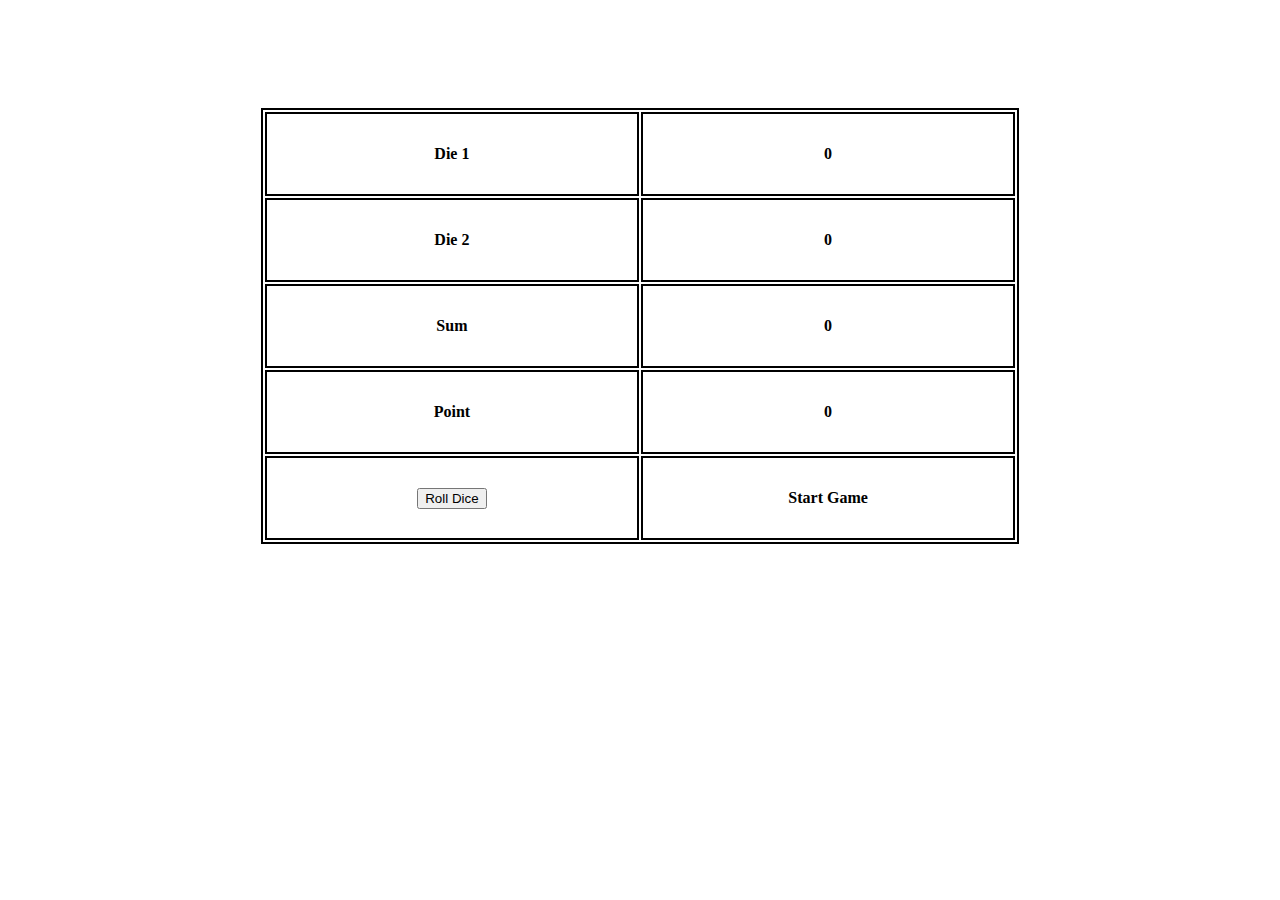
<file: Craps/index.html>
<!DOCTYPE html>
<html>
  <head>
    <meta charset="utf-8">
    <title>Craps Game</title>
  </head>
    <link rel="stylesheet" type="text/css" href="styles.css">
  <body>

    <form name="craps" class="board">
      <table>
        <tr>
          <td>
            Die 1
          </td>
          <td>
            <p id = "firstDie">0</p>
          </td>
        </tr>
        <tr>
          <td>
            Die 2
          </td>
          <td>
            <p id = "secondDie">0</p>
          </td>
        </tr>
        <tr>
          <td>
            Sum
          </td>
          <td>
            <p id = "sum">0</p>
          </td>
        </tr>
        <tr>
          <td>
            Point
          </td>
          <td>
            <p id = "point">0</p>
          </td>
        </tr>
        <tr>
          <td>
            <input type="button"  id ="roll" value="Roll Dice" onclick="play()"/>
          </td>
          <td>
            <p id = "notification">Start Game</p>
          </td>
        </tr>
      </table>
    </form>

        <script src='script.js'></script>
  </body>
</html>
</file>
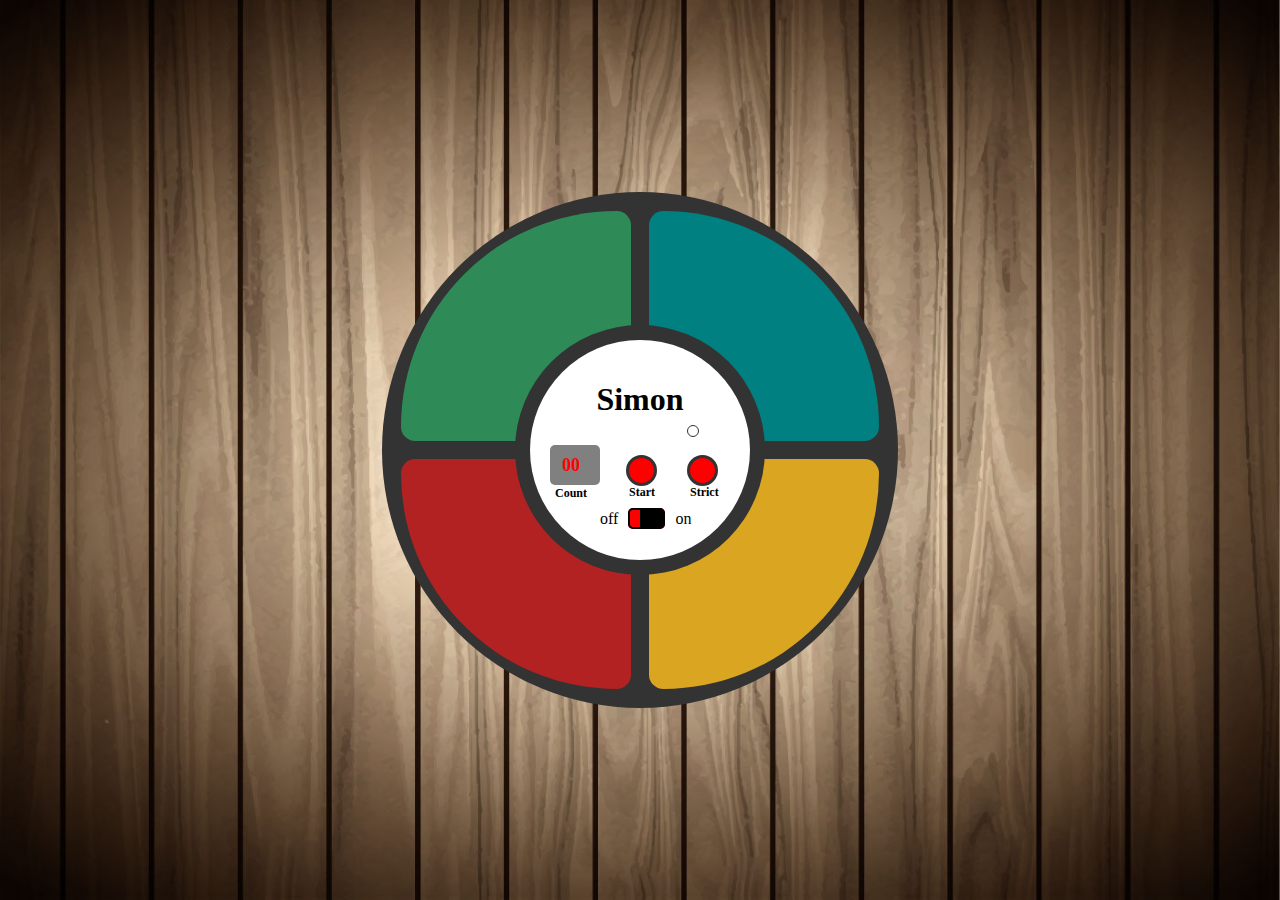
<file: Simon-Game/index.html>
<!DOCTYPE html>
<html>
  <head>
    <meta charset="utf-8">
    <title>Simon Says</title>
  </head>

  <script src="https://ajax.googleapis.com/ajax/libs/jquery/3.2.0/jquery.min.js"></script>
  <link rel="stylesheet" type="text/css" href="style.css">
  <script src="script.js"></script>
  <body>
    <div id = 'board'>
  <div id = switches>
  </div>

    <div id = 'green' class='button' data-value="1">
  </div>
    <div id = 'blue' class='button' data-value="2">
  </div>
      <div id = 'yellow' class='button' data-value="3">
  </div>
    <div id = 'red' class='button' data-value="0">
  </div>

      <div id = switchesBackground>
  </div>
    <div id = switches>
      <div id="boardHeader">
        <h1>Simon</h1>
      </div>
      <div id="boardDisplayBtns">
          <div id='counterDisplay'class="btns">
            <a id ='display'>00</a>
            <p class='countTxt'>Count</p>
        </div>
          <div class="btns">

            <a id ='startBtn' class='modeBtn'></a>
            <br>
            <p class='btnsTxt'>Start</p>

        </div>
          <div class="btns">
            <a id ='strictLight' ></a>
            <a id  = 'strictBtn' class='modeBtn'></a>
            <br>
            <p class='btnsTxt'>Strict</p>

         </div>
      </div>
      <div id="onOff">
         <a id ='off'>off</a>
        <a class='toggler'></a>
         <a id ='on'>on</a>
      </div>
    </div>
</div>
  </body>
</html>
</file>
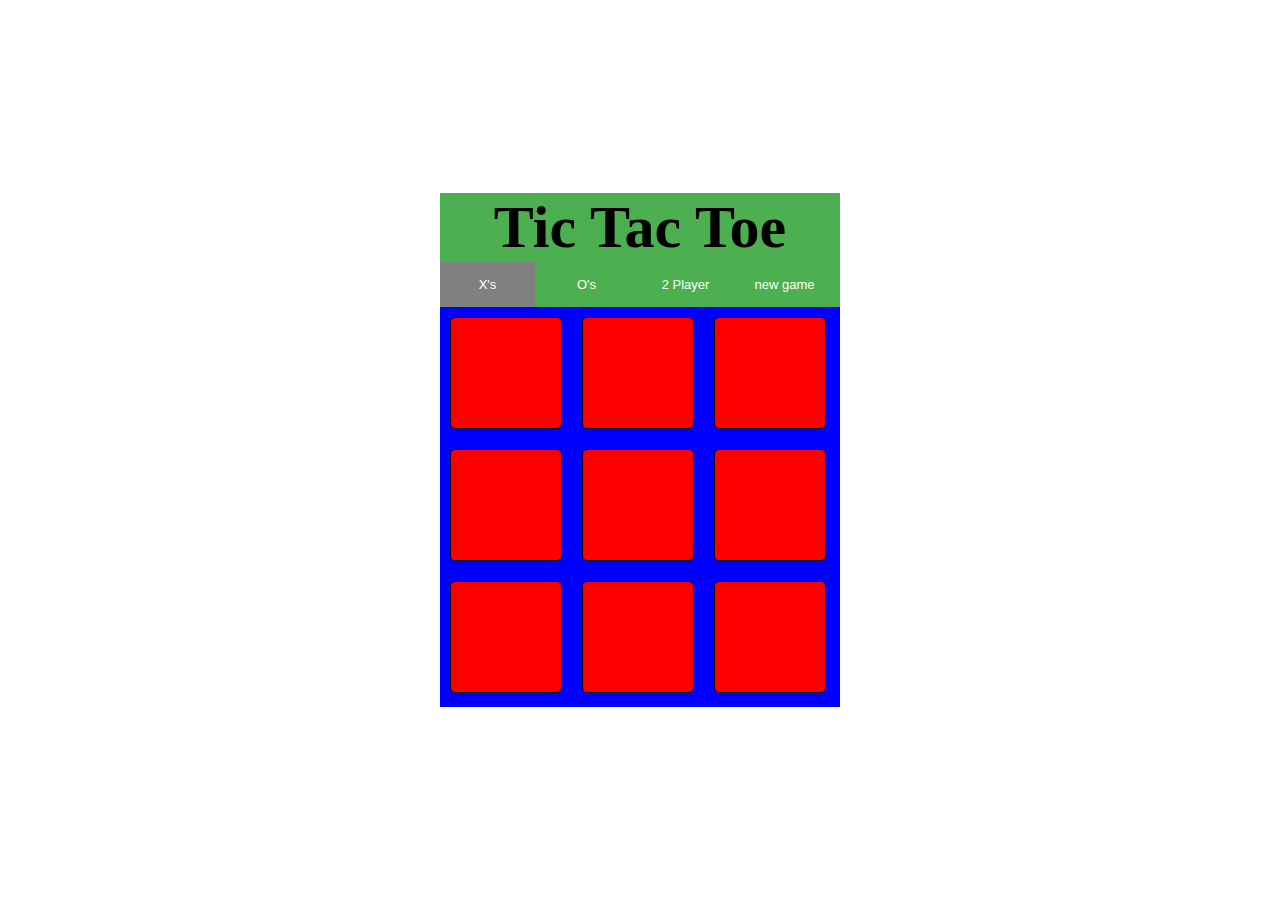
<file: Tic-Tac-Toe/index.html>
<!DOCTYPE html>
<html>
  <head>
    <meta charset="utf-8">
    <title>Tic Tac Toe</title>

    <script src="https://ajax.googleapis.com/ajax/libs/jquery/3.2.0/jquery.min.js"></script>
    <link rel="stylesheet" type="text/css" href="style.css">
    <script src="script.js"></script>
  </head>
  <body>

    <div id="container">
      <h1 id ="header"> Tic Tac Toe </h1>
      <div id ="btns">
      <button id ="X" class= "choice">X's</button>
      <button id ="O">O's</button>
        <button id ="onePlayer">2 Player</button>
      <button id ="newGame">new game</button>
      </div>
        <div id="board">
          <a id = "1"></a>
          <a id = "2"></a>
          <a id = "3"></a>

          <a id = "4"></a>
          <a id = "5"></a>
          <a id = "6"></a>

          <a id = "7"></a>
          <a id = "8"></a>
          <a id = "9"></a>
      </div>

    </div>

  </body>
</html>
</file>
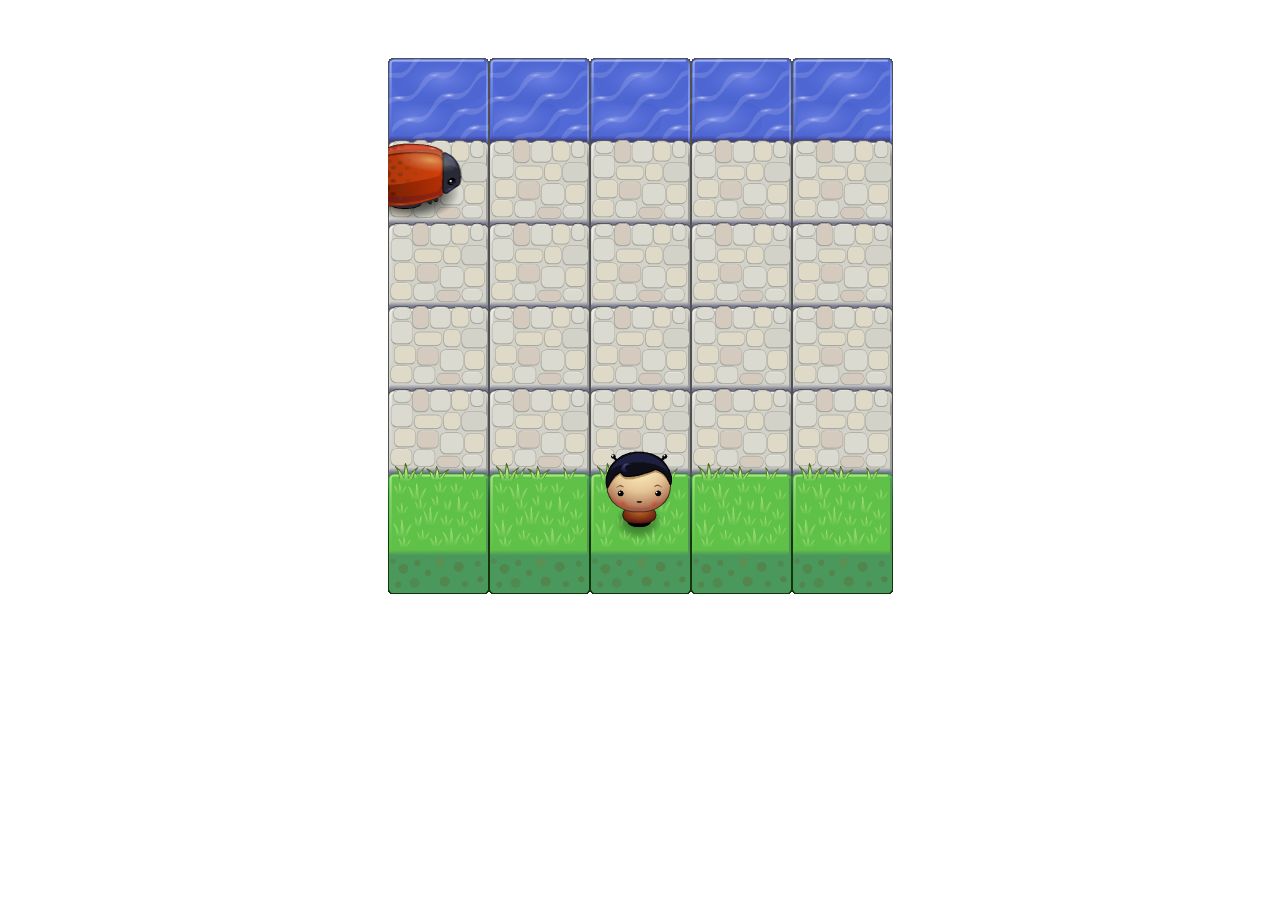
<file: frontend-nanodegree-udacity/frontend-nanodegree-arcade-game-master/index.html>
<!DOCTYPE html>
<html>
<head>
    <meta charset="UTF-8">
    <title>Effective JavaScript: Frogger</title>
    <link rel="stylesheet" href="css/style.css">
</head>
<body>
    <script src="js/resources.js"></script>
    <script src="js/app.js"></script>
    <script src="js/engine.js"></script>
</body>
</html>
</file>
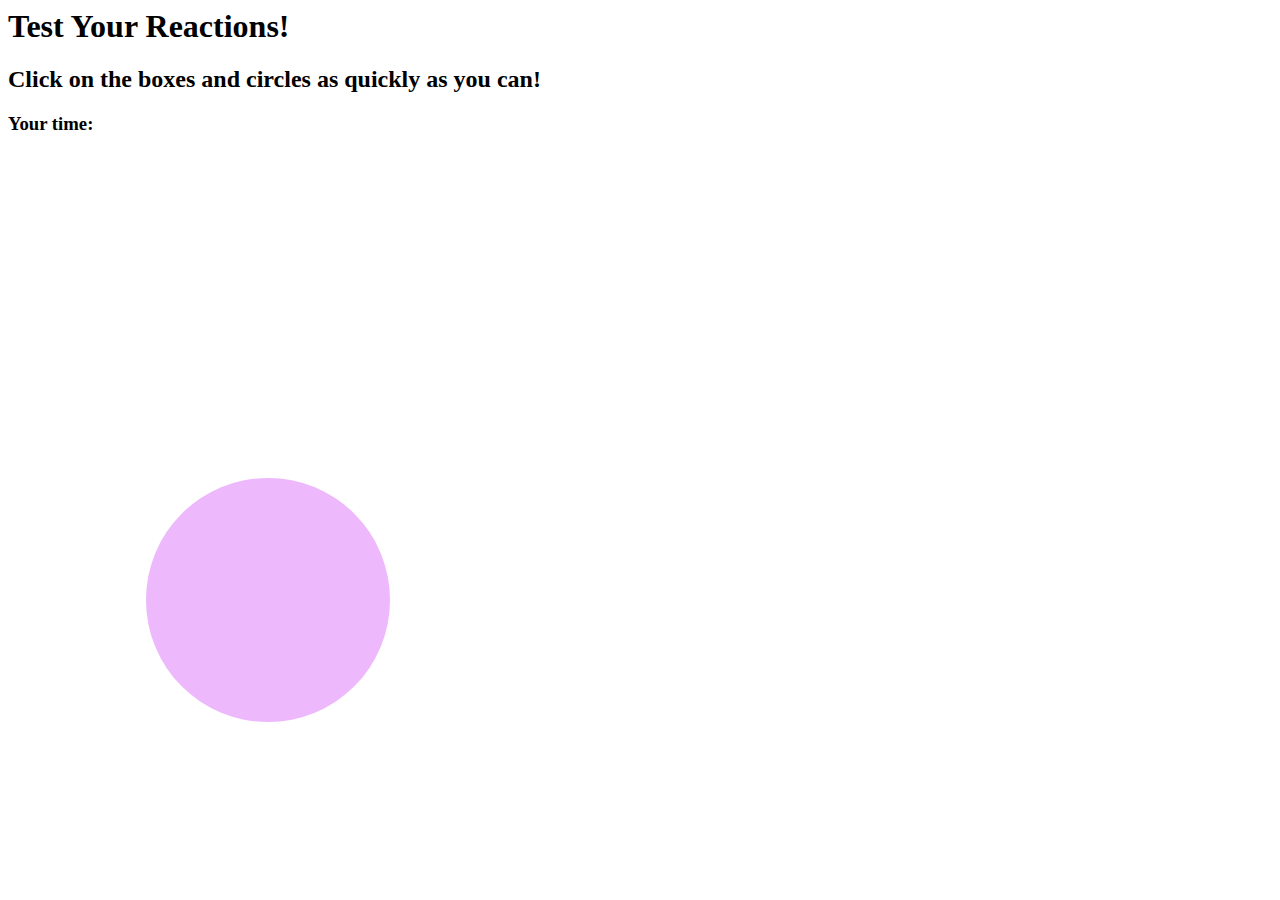
<file: ReactionTimeGame/reaction.html>
<html>
	<head>
    	<title>Reaction Time Game</title>
      <style>
        #shape{
          width: 100px;
          height: 100px;
          background-color: green;
          border-radius: 50%;
          position: relative;
        }
      </style>
    </head>
    <body>
      <h1>Test Your Reactions!</h1>

      <h2>Click on the boxes and circles as quickly as you can!</h2>

           <h3>Your time: <span id="timeTaken"></span></h3>
      <div id = 'shape'>

      </div>

        <script type='text/javascript'>
        var startTime  =  new Date().getTime();
        function getGetRandomColor(){
          var letters = '0123456789ABCDEF'.split('');

          var color = '#';

          for (var i = 0; i < 6; i++ ) {

              color += letters[Math.floor(Math.random() * 16)];

          }
          return color;
        }
        function makeShape(){
          var width = (Math.random()* 200)+100;
          var height= Math.random() * 400;
          var left = Math.random() * 800;

          if (Math.random() > 0.5) {

              document.getElementById("shape").style.borderRadius = "50%";

          } else {

              document.getElementById("shape").style.borderRadius = "0";

          }
          document.getElementById("shape").style.backgroundColor = getGetRandomColor();

          document.getElementById("shape").style.width = width + "px";

          document.getElementById("shape").style.height = width + "px";

          document.getElementById("shape").style.top = height + "px";

          document.getElementById("shape").style.left = left + "px";

          document.getElementById("shape").style.display = "block";

          startTime = new Date().getTime();
        }
        function appearAfterDelay() {

            setTimeout(makeShape, Math.random() * 1000);

        }
          appearAfterDelay();

            document.getElementById('shape').onclick = function(){
              this.style.display = 'none';
              var endTime = new Date().getTime();
              var timeTaken = (endTime - startTime) / 1000;
              document.getElementById("timeTaken").innerHTML = timeTaken + "s";
              appearAfterDelay();
            }
        </script>
    </body>
</html>
</file>
<file: Craps/styles.css>
table{

  width:60% ;
  margin-left:20%;
  margin-right:20%;
  text-align: center;
  table-layout:fixed;
  border: 2px solid;

}

td{
  font-weight:bold;
  padding: 15px;
      border: 2px solid;
}

.board{
  padding-top: 100px;
}
</file>
<file: Simon-Game/style.css>
body{
   background-size: 100%;
  background-image:url('woodBackground.jpg');
  background-color: #cccccc;
}

#board{
  background-color:#333333;
  width: 500px;
  height:500px;
  border-radius:50%;
  position: absolute;
  top: 50%;
  left: 50%;
  transform: translateX(-50%) translateY(-50%);
  padding:.5em;


}

#switchesBackground{
    background-color:#333333;
    width: 250px;
    height:250px;
    position: absolute;
    top: 50%;
    left: 50%;
    transform: translateX(-50%) translateY(-50%);
  border-radius:50%;

}

#switches{
    background-color:white;
    width: 220px;
    height:220px;
    position: absolute;
    top: 50%;
    left: 50%;
    transform: translateX(-50%) translateY(-50%);
  border-radius:50%;

}
#green{

    background-color:seagreen;
    width: 230px;
    height:230px;
    position: absolute;
    top: 26%;
    left: 26%;
    transform: translateX(-50%) translateY(-50%);
     -moz-border-radius: 150px 0 0 0;
    border-radius: 300px 20px 20px 20px;


}
#red{
    background-color:firebrick;
    width: 230px;
    height:230px;
    position: absolute;
    top: 74%;
    left: 26%;
    transform: translateX(-50%) translateY(-50%);
     -moz-border-radius: 150px 0 0 0;
    border-radius: 20px 20px 20px 300px;
}

#yellow{
    background-color:goldenrod;
    width: 230px;
    height:230px;
    position: absolute;
    top: 74%;
    left: 74%;
    transform: translateX(-50%) translateY(-50%);
     -moz-border-radius: 150px 0 0 0;
    border-radius: 20px 20px 300px 20px;
}

#blue{
    background-color:teal;
    width: 230px;
    height:230px;
    position: absolute;
    top: 26%;
    left: 74%;
    transform: translateX(-50%) translateY(-50%);
     -moz-border-radius: 150px 0 0 0;
    border-radius: 20px 300px 20px 20px;
}

#boardHeader{
  padding-top:20px;
  text-align:center;
}
#boardDisplayBtns {
  margin-left:10px;
  width: 200px;
  height: 70px;

}
.btns{
   width: 30px;
   height: 15px;
   color: black;
   padding:10px 20px 15px 0px;
   float: left;
   border-radius: 5px;
   margin: 5px 1px 5px 10px;
   font-size: 12px;
   font-weight:bold;
   text-align:center;
}

.btnsTxt{
 margin-top:15px;
 margin-left:18px;

}

.modeBtn{
  position: absolute;
  width:25px;
  height:25px;
  background-color:red;
  margin-right:20px;
  float:left;
  border-radius:50%;
  border-color: #333333;
	border-style:solid;
}

#strictLight{
  position: absolute;
  width:10px;
  height:10px;
  margin-right:20px;
  margin-top:-30px;
  float:left;
  border-radius:50%;
  border-color: #333333;
	border-style:solid;
   border-width: 1px;

}
.strictLightActive{
background-color:yellow;
}
.modeBtn:active{
	border-color: #666 #aaa #bbb #888;
	border-width:4px 3px 3px 4px;
}

#onOff{
  position: absolute;
  margin-left:70px;
  width: 100px;
  height: 30px;


}
#counterDisplay{
 background-color:gray;
 text-align:right;

}
.countTxt{
 margin-top:10px;
 margin-left:5px;
}
#display{
  color:red;
  font-size:18px;
}
#off{

  float:left;
  margin-right:10px;
}
#on{
  position: fixed;
  float:right;
  margin-left:10px;
}

a.toggler {

    background: red;
    cursor: pointer;
    border: 2px solid black;
    border-right-width: 25px;
    padding: 0 5px;
    border-radius: 5px;
    text-decoration: none;
    transition: all .2s ease;
}

a.toggler.off {
    background: green;
    border-right-width: 2px;
    border-left-width: 25px;
}



#green:active{
background-color:green;
}
.greenActive{
background-color:green !important;
}
#red:active{
background-color:red;
}

.redActive{
background-color:red !important;
}

#yellow:active{
background-color:yellow;
}

.yellowActive{
background-color:yellow !important;
}

#blue:active{
background-color:blue;
}

.blueActive{
background-color:blue !important;
}
</file>
<file: Tic-Tac-Toe/style.css>
#container{
   position: absolute;
   top: 50%;
   left: 50%;
   transform: translateX(-50%) translateY(-50%);
}

#header{
    margin:auto;
    background-color: #4CAF50; /* Green */
    font-size: 60px;
    padding: 0 5px;
    text-align:center;
}
#btns{
      background-color: #4CAF50; /* Green */
}
.choice{
        background-color: gray; /* Green */
}
button{
    background-color: #4CAF50; /* Green */
    border: none;
    color: white;
    padding: 15px ;
    text-align: center;
    text-decoration: none;
    display: inline-block;
    font-size: 13px;
    width:95px;

}
#board{
 background-color:blue;

  width: 400px;
  height: 400px;

}


a{
    width: 80px;
    height: 70px;
    color: white;
    font-weight: bold;
    font-size: 15px;
    padding: 15px;
    float: left;
    margin-right: 50px;
    border-radius: 5px;
    border: 1px solid #000000;
    background: red;
    margin: 10px;
    padding-top:25px;
    font-size: 60px;
    text-align:center;
}
</file>
<file: frontend-nanodegree-udacity/frontend-nanodegree-arcade-game-master/css/style.css>
body {
    text-align: center;
}
</file>
